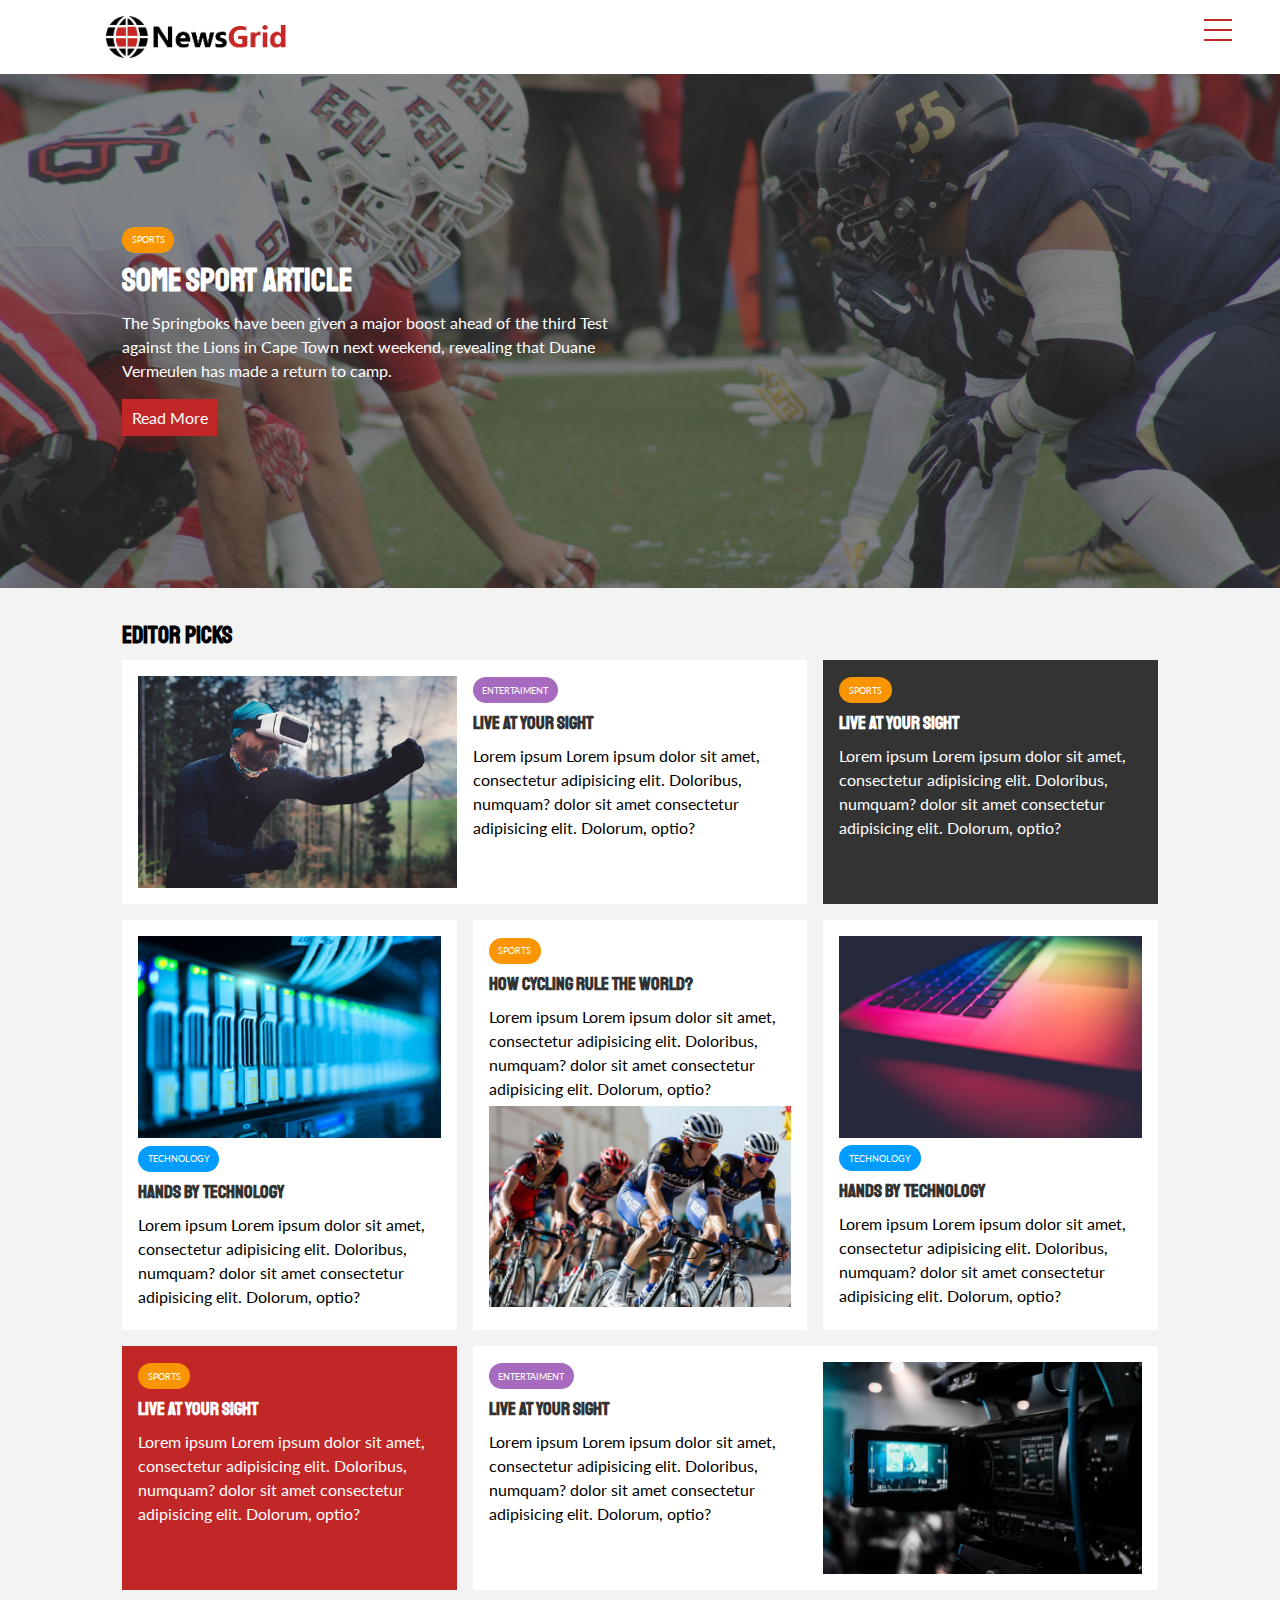
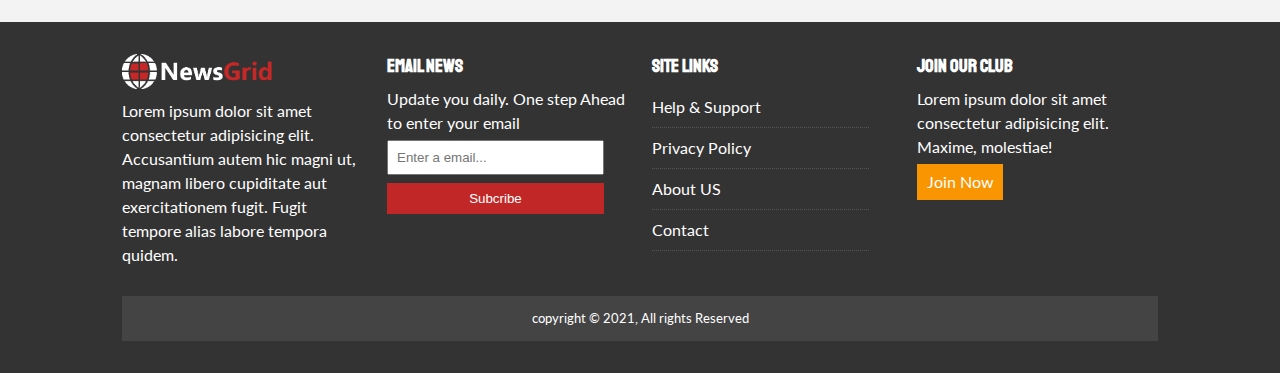
<file: index.html>
<!DOCTYPE html>
<html lang="en">

<head>
    <meta charset="UTF-8">
    <meta http-equiv="X-UA-Compatible" content="IE=edge">
    <meta name="viewport" content="width=device-width, initial-scale=1.0">
    <link rel="stylesheet" href="https://cdnjs.cloudflare.com/ajax/libs/font-awesome/5.15.3/css/all.min.css"
        integrity="sha512-iBBXm8fW90+nuLcSKlbmrPcLa0OT92xO1BIsZ+ywDWZCvqsWgccV3gFoRBv0z+8dLJgyAHIhR35VZc2oM/gI1w=="
        crossorigin="anonymous" referrerpolicy="no-referrer" />
    <link rel="preconnect" href="https://fonts.googleapis.com">
    <link rel="preconnect" href="https://fonts.gstatic.com" crossorigin>
    <link rel="preconnect" href="https://fonts.googleapis.com">
    <link rel="preconnect" href="https://fonts.gstatic.com" crossorigin>
    <link href="https://fonts.googleapis.com/css2?family=Lato&family=Staatliches&display=swap" rel="stylesheet">
    <link rel="stylesheet" href="./style.css">
    <link rel="stylesheet" media="screen and (max-width:768px)" href="./Mobile.css">
    <link rel="shortcut icon" type="image/x-icon" href="favicon.ico">
    <title>NewsGrid | Latest News</title>
</head>

<body>
    <nav id="main-nav">
        <div class="container">
            <img src="./image_resources/image_resources/logo.png" alt="NewsGrid" class="logo">
            <div class="social">
                <a href="https://www.facebook.com" target="_blank"><i class="fab fa-facebook fa-2x"></i></a>
                <a href="https://www.instagram.com" target="_blank"><i class="fab fa-instagram fa-2x"></i></a>
                <a href="https://www.twitter.com" target="_blank"><i class="fab fa-twitter
 fa-2x"></i></a>
                <a href="https://www.github.com" target="_blank"><i class="fab fa-github fa-2x"></i></a>
            </div>
        </div>
        <div class="menu-wrap">
            <input type="checkbox" class="toggler">
            <div class="hamburger">
                <div></div>
            </div>
            <div class="menu">
                <div>
                    <ul>
                        <li><a href="index.html" class="current">Home</a></li>
                        <li><a href="about.html">About</a></li>
                    </ul>
                </div>
            </div>
        </div>
    </nav>


    <!-- Showcase -->
    <header id="showcase">
        <div class="container">
            <div class="showcase-container">
                <div class="showcase-content">
                    <div class="category category-sport">Sports</div>
                    <h1>Some Sport Article</h1>
                    <p>The Springboks have been given a major boost ahead of the third Test against the Lions in Cape
                        Town next weekend, revealing that Duane Vermeulen has made a return to camp.</p>
                    <a href="article.html" class="btn btn-primary">Read More</a>
                </div>
            </div>
        </div>
    </header>

    <!-- Home Article -->
    <section id="home-article" class="py-2">
        <div class="container">
            <h2>Editor Picks</h2>
            <div class="articles-container">
                <!-- firt article  -->
                <article class='card'>
                    <img src="./image_resources/image_resources/articles/ent1.jpg" alt="">
                    <div>
                        <div class="category category-ent">Entertaiment</div>
                        <h3>
                            <a href="article.html">Live At Your Sight</a>
                        </h3>
                        <p>Lorem ipsum Lorem ipsum dolor sit amet, consectetur adipisicing elit. Doloribus, numquam?
                            dolor sit amet consectetur adipisicing elit. Dolorum, optio?</p>
                    </div>
                </article>
                <!-- Second -->
                <article class='card bg-dark'>
                    <div class="category category-sport">Sports</div>
                    <h3>
                        <a href="article.html">Live At Your Sight</a>
                    </h3>
                    <p>Lorem ipsum Lorem ipsum dolor sit amet, consectetur adipisicing elit. Doloribus, numquam?
                        dolor sit amet consectetur adipisicing elit. Dolorum, optio?</p>
                </article>
                <!-- Third -->
                <article class='card'>
                    <img src="./image_resources/image_resources/articles/tech1.jpg" alt="">
                    <div class="category category-tech">Technology</div>
                    <h3>
                        <a href="article.html">Hands by Technology</a>
                    </h3>
                    <p>Lorem ipsum Lorem ipsum dolor sit amet, consectetur adipisicing elit. Doloribus, numquam?
                        dolor sit amet consectetur adipisicing elit. Dolorum, optio?</p>
                </article>

                <!-- Fourth -->
                <article class='card'>
                    <div class="category category-sport">Sports</div>
                    <h3>
                        <a href="article.html">How Cycling rule the world?</a>
                    </h3>
                    <p>Lorem ipsum Lorem ipsum dolor sit amet, consectetur adipisicing elit. Doloribus, numquam?
                        dolor sit amet consectetur adipisicing elit. Dolorum, optio?</p>
                    <img src="./image_resources/image_resources/articles/sports1.jpg" alt="">
                </article>
                <!-- Fifth -->
                <article class='card'>
                    <img src="./image_resources/image_resources/articles/tech2.jpg" alt="">
                    <div class="category category-tech">Technology</div>
                    <h3>
                        <a href="article.html">Hands by Technology</a>
                    </h3>
                    <p>Lorem ipsum Lorem ipsum dolor sit amet, consectetur adipisicing elit. Doloribus, numquam?
                        dolor sit amet consectetur adipisicing elit. Dolorum, optio?</p>
                </article>
                <!-- Sixth -->
                <article class='card bg-primary'>
                    <div class="category category-sport">Sports</div>
                    <h3>
                        <a href="article.html">Live At Your Sight</a>
                    </h3>
                    <p>Lorem ipsum Lorem ipsum dolor sit amet, consectetur adipisicing elit. Doloribus, numquam?
                        dolor sit amet consectetur adipisicing elit. Dolorum, optio?</p>
                </article>
                <article class='card'>

                    <div>
                        <div class="category category-ent">Entertaiment</div>
                        <h3>
                            <a href="article.html">Live At Your Sight</a>
                        </h3>
                        <p>Lorem ipsum Lorem ipsum dolor sit amet, consectetur adipisicing elit. Doloribus, numquam?
                            dolor sit amet consectetur adipisicing elit. Dolorum, optio?</p>
                    </div>
                    <img src="./image_resources/image_resources/articles/ent2.jpg" alt="">
                </article>
            </div>
        </div>
    </section>

    <!-- Footer section -->
    <footer id="main-footer" class="py-2">
        <div class="container footer-container">
            <div>
                <img src="./image_resources/image_resources/logo_light.png" alt="NewsGrid">
                <p>Lorem ipsum dolor sit amet consectetur adipisicing elit. Accusantium autem hic magni ut, magnam
                    libero cupiditate aut exercitationem fugit. Fugit tempore alias labore tempora quidem.</p>
            </div>
            <div>
                <h3>Email News</h3>
                <p>Update you daily. One step Ahead to enter your email</p>
                <form name="contact" method="POST" data-netlify="true">
                    <input type="email" name="email" placeholder="Enter a email...">
                    <input type="submit" value="Subcribe" class="btn btn-primary">
                </form>
            </div>
            <div>
                <h3>Site Links</h3>
                <ul class="list">
                    <li><a href="#">Help & Support</a></li>
                    <li><a href="#">Privacy Policy</a></li>
                    <li><a href="#">About US</a></li>
                    <li><a href="#">Contact</a></li>
                </ul>
            </div>
            <div>
                <h3>Join Our Club</h3>
                <p>Lorem ipsum dolor sit amet consectetur adipisicing elit. Maxime, molestiae!</p>
                <a href="#" class="btn btn-secondary">Join Now</a>
            </div>
            <div>
                <p>
                    copyright &copy; 2021, All rights Reserved
                </p>
            </div>
        </div>
    </footer>
</body>

</html>
</file>
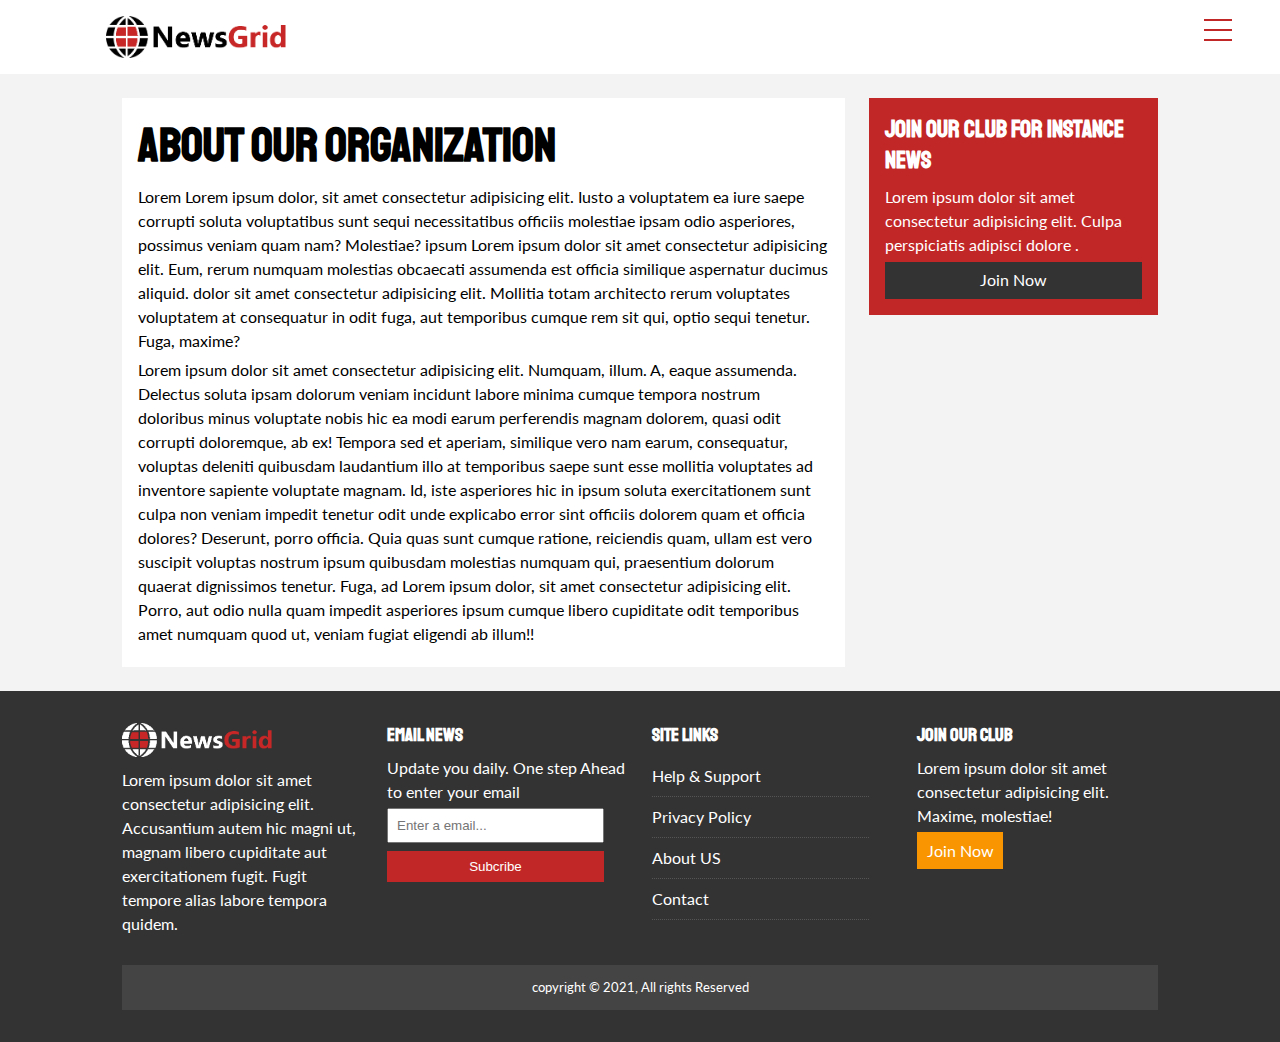
<file: about.html>
<!DOCTYPE html>
<html lang="en">

<head>
    <meta charset="UTF-8">
    <meta http-equiv="X-UA-Compatible" content="IE=edge">
    <meta name="viewport" content="width=device-width, initial-scale=1.0">
    <link rel="stylesheet" href="https://cdnjs.cloudflare.com/ajax/libs/font-awesome/5.15.3/css/all.min.css"
        integrity="sha512-iBBXm8fW90+nuLcSKlbmrPcLa0OT92xO1BIsZ+ywDWZCvqsWgccV3gFoRBv0z+8dLJgyAHIhR35VZc2oM/gI1w=="
        crossorigin="anonymous" referrerpolicy="no-referrer" />
    <link rel="preconnect" href="https://fonts.googleapis.com">
    <link rel="preconnect" href="https://fonts.gstatic.com" crossorigin>
    <link rel="preconnect" href="https://fonts.googleapis.com">
    <link rel="preconnect" href="https://fonts.gstatic.com" crossorigin>
    <link href="https://fonts.googleapis.com/css2?family=Lato&family=Staatliches&display=swap" rel="stylesheet">
    <link rel="stylesheet" href="./style.css">
    <link rel="stylesheet" media="screen and (max-width:768px)" href="./Mobile.css">
    <link rel="shortcut icon" type="image/x-icon" href="favicon.ico">
    <title>NewsGrid | About</title>
</head>

<body>
    <nav id="main-nav">
        <div class="container">
            <img src="./image_resources/image_resources/logo.png" alt="NewsGrid" class="logo">
            <div class="social">
                <a href="https://www.facebook.com" target="_blank"><i class="fab fa-facebook fa-2x"></i></a>
                <a href="https://www.instagram.com" target="_blank"><i class="fab fa-instagram fa-2x"></i></a>
                <a href="https://www.twitter.com" target="_blank"><i class="fab fa-twitter
 fa-2x"></i></a>
                <a href="https://www.github.com" target="_blank"><i class="fab fa-github fa-2x"></i></a>
            </div>
        </div>
        <div class="menu-wrap">
            <input type="checkbox" class="toggler">
            <div class="hamburger">
                <div></div>
            </div>
            <div class="menu">
                <div>
                    <ul>
                        <li><a href="index.html">Home</a></li>
                        <li><a href="about.html" class="current">About</a></li>
                    </ul>
                </div>
            </div>
        </div>
    </nav>

    <!-- About Page -->
    <section id="about">
        <div class="container">
            <div class="page-container">
                <article class="card">
                    <h1 class="l-heading">About Our Organization</h1>
                    <p>Lorem Lorem ipsum dolor, sit amet consectetur adipisicing elit. Iusto a voluptatem ea iure saepe
                        corrupti soluta voluptatibus sunt sequi necessitatibus officiis molestiae ipsam odio asperiores,
                        possimus veniam quam nam? Molestiae? ipsum Lorem ipsum dolor sit amet consectetur adipisicing
                        elit. Eum, rerum numquam
                        molestias
                        obcaecati assumenda est officia similique aspernatur ducimus aliquid. dolor sit amet consectetur
                        adipisicing elit. Mollitia totam architecto rerum voluptates voluptatem at consequatur in odit
                        fuga, aut temporibus cumque rem sit qui, optio sequi tenetur. Fuga, maxime?</p>
                    <p>Lorem ipsum dolor sit amet consectetur adipisicing elit. Numquam, illum. A, eaque assumenda.
                        Delectus soluta ipsam dolorum veniam incidunt labore minima cumque tempora nostrum doloribus
                        minus voluptate nobis hic ea modi earum perferendis magnam dolorem, quasi odit corrupti
                        doloremque, ab ex! Tempora sed et aperiam, similique vero nam earum, consequatur, voluptas
                        deleniti quibusdam laudantium illo at temporibus saepe sunt esse mollitia voluptates ad
                        inventore sapiente voluptate magnam. Id, iste asperiores hic in ipsum soluta exercitationem sunt
                        culpa non veniam impedit tenetur odit unde explicabo error sint officiis dolorem quam et officia
                        dolores? Deserunt, porro officia. Quia quas sunt cumque ratione, reiciendis quam, ullam est vero
                        suscipit voluptas nostrum ipsum quibusdam molestias numquam qui, praesentium dolorum quaerat
                        dignissimos tenetur. Fuga, ad Lorem ipsum dolor, sit amet consectetur adipisicing elit. Porro,
                        aut odio nulla quam impedit asperiores ipsum cumque libero cupiditate odit temporibus amet
                        numquam quod ut, veniam fugiat eligendi ab illum!!</p>
                </article>
                <aside class="card bg-primary">
                    <h2>Join Our Club for instance news</h2>
                    <p>Lorem ipsum dolor sit amet consectetur adipisicing elit. Culpa perspiciatis adipisci dolore
                        .</p>
                    <a href="#" class="btn btn-dark btn-block">Join Now</a>
                </aside>

            </div>
        </div>
    </section>




    <!-- Footer section -->
    <footer id="main-footer" class="py-2">
        <div class="container footer-container">
            <div>
                <img src="./image_resources/image_resources/logo_light.png" alt="NewsGrid">
                <p>Lorem ipsum dolor sit amet consectetur adipisicing elit. Accusantium autem hic magni ut, magnam
                    libero cupiditate aut exercitationem fugit. Fugit tempore alias labore tempora quidem.</p>
            </div>
            <div>
                <h3>Email News</h3>
                <p>Update you daily. One step Ahead to enter your email</p>
                <form name="contact" method="POST" data-netlify="true">
                    <input type="email" name="email" placeholder="Enter a email...">
                    <input type="submit" value="Subcribe" class="btn btn-primary">
                </form>
            </div>
            <div>
                <h3>Site Links</h3>
                <ul class="list">
                    <li><a href="#">Help & Support</a></li>
                    <li><a href="#">Privacy Policy</a></li>
                    <li><a href="#">About US</a></li>
                    <li><a href="#">Contact</a></li>
                </ul>
            </div>
            <div>
                <h3>Join Our Club</h3>
                <p>Lorem ipsum dolor sit amet consectetur adipisicing elit. Maxime, molestiae!</p>
                <a href="#" class="btn btn-secondary">Join Now</a>
            </div>
            <div>
                <p>
                    copyright &copy; 2021, All rights Reserved
                </p>
            </div>
        </div>
    </footer>
</body>

</html>
</file>
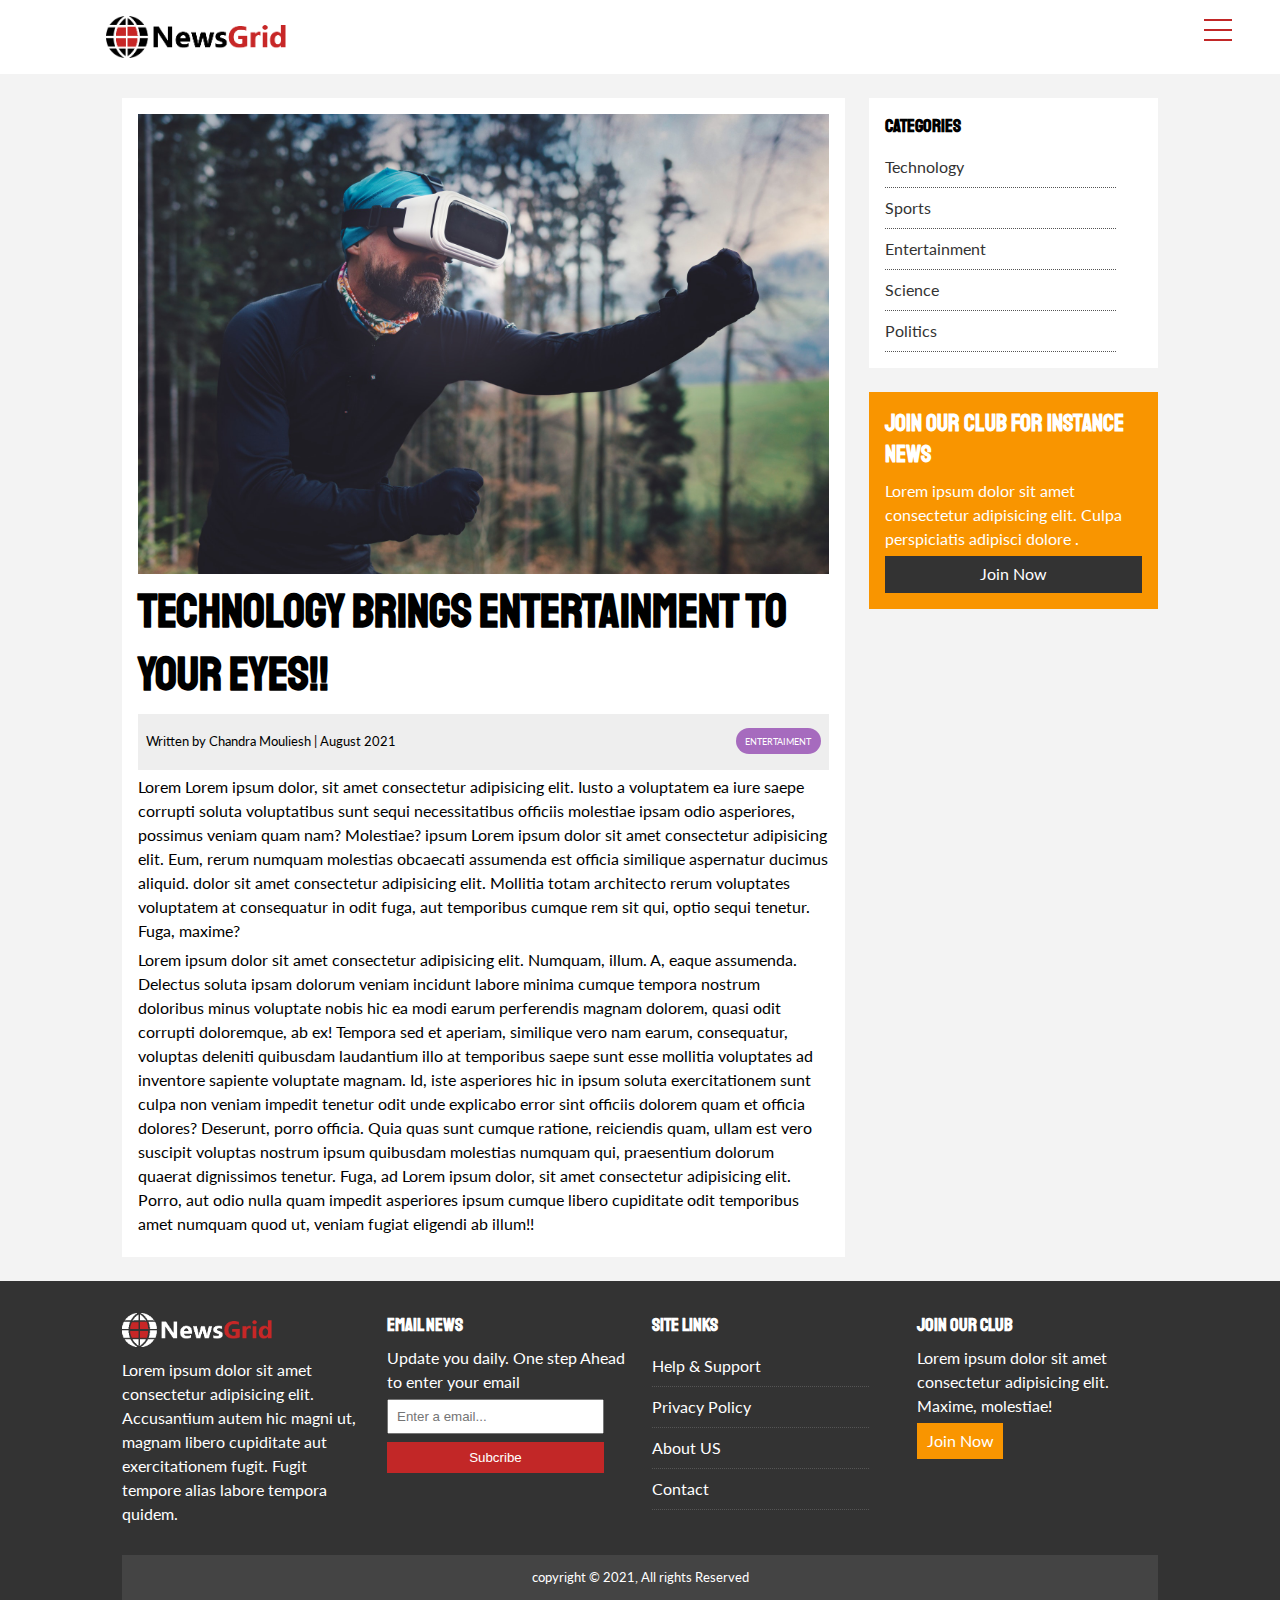
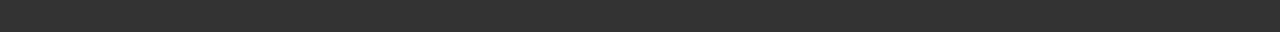
<file: article.html>
<!DOCTYPE html>
<html lang="en">

<head>
    <meta charset="UTF-8">
    <meta http-equiv="X-UA-Compatible" content="IE=edge">
    <meta name="viewport" content="width=device-width, initial-scale=1.0">
    <link rel="stylesheet" href="https://cdnjs.cloudflare.com/ajax/libs/font-awesome/5.15.3/css/all.min.css"
        integrity="sha512-iBBXm8fW90+nuLcSKlbmrPcLa0OT92xO1BIsZ+ywDWZCvqsWgccV3gFoRBv0z+8dLJgyAHIhR35VZc2oM/gI1w=="
        crossorigin="anonymous" referrerpolicy="no-referrer" />
    <link rel="preconnect" href="https://fonts.googleapis.com">
    <link rel="preconnect" href="https://fonts.gstatic.com" crossorigin>
    <link rel="preconnect" href="https://fonts.googleapis.com">
    <link rel="preconnect" href="https://fonts.gstatic.com" crossorigin>
    <link href="https://fonts.googleapis.com/css2?family=Lato&family=Staatliches&display=swap" rel="stylesheet">
    <link rel="stylesheet" href="./style.css">
    <link rel="stylesheet" media="screen and (max-width:768px)" href="./Mobile.css">
    <link rel="shortcut icon" type="image/x-icon" href="favicon.ico">
    <title>NewsGrid | Latest News</title>
</head>

<body>
    <nav id="main-nav">
        <div class="container">
            <img src="./image_resources/image_resources/logo.png" alt="NewsGrid" class="logo">
            <div class="social">
                <a href="https://www.facebook.com" target="_blank"><i class="fab fa-facebook fa-2x"></i></a>
                <a href="https://www.instagram.com" target="_blank"><i class="fab fa-instagram fa-2x"></i></a>
                <a href="https://www.twitter.com" target="_blank"><i class="fab fa-twitter
 fa-2x"></i></a>
                <a href="https://www.github.com" target="_blank"><i class="fab fa-github fa-2x"></i></a>
            </div>
        </div>
        <div class="menu-wrap">
            <input type="checkbox" class="toggler">
            <div class="hamburger">
                <div></div>
            </div>
            <div class="menu">
                <div>
                    <ul>
                        <li><a href="index.html">Home</a></li>
                        <li><a href="about.html" class="current">About</a></li>
                    </ul>
                </div>
            </div>
        </div>
    </nav>

    <!-- About Page -->
    <section id="about">
        <div class="container">
            <div class="page-container">
                <article class="card">
                    <img src="./image_resources/image_resources/articles/ent1.jpg" alt="">
                    <h1 class="l-heading">Technology brings entertainment to your eyes!!</h1>
                    <div class="meta">
                        <small><i class="fas fa-user"></i> Written by Chandra Mouliesh | August 2021</small>
                        <div class="category category-ent">Entertaiment</div>
                    </div>
                    <p>Lorem Lorem ipsum dolor, sit amet consectetur adipisicing elit. Iusto a voluptatem ea iure saepe
                        corrupti soluta voluptatibus sunt sequi necessitatibus officiis molestiae ipsam odio asperiores,
                        possimus veniam quam nam? Molestiae? ipsum Lorem ipsum dolor sit amet consectetur adipisicing
                        elit. Eum, rerum numquam
                        molestias
                        obcaecati assumenda est officia similique aspernatur ducimus aliquid. dolor sit amet consectetur
                        adipisicing elit. Mollitia totam architecto rerum voluptates voluptatem at consequatur in odit
                        fuga, aut temporibus cumque rem sit qui, optio sequi tenetur. Fuga, maxime?</p>
                    <p>Lorem ipsum dolor sit amet consectetur adipisicing elit. Numquam, illum. A, eaque assumenda.
                        Delectus soluta ipsam dolorum veniam incidunt labore minima cumque tempora nostrum doloribus
                        minus voluptate nobis hic ea modi earum perferendis magnam dolorem, quasi odit corrupti
                        doloremque, ab ex! Tempora sed et aperiam, similique vero nam earum, consequatur, voluptas
                        deleniti quibusdam laudantium illo at temporibus saepe sunt esse mollitia voluptates ad
                        inventore sapiente voluptate magnam. Id, iste asperiores hic in ipsum soluta exercitationem sunt
                        culpa non veniam impedit tenetur odit unde explicabo error sint officiis dolorem quam et officia
                        dolores? Deserunt, porro officia. Quia quas sunt cumque ratione, reiciendis quam, ullam est vero
                        suscipit voluptas nostrum ipsum quibusdam molestias numquam qui, praesentium dolorum quaerat
                        dignissimos tenetur. Fuga, ad Lorem ipsum dolor, sit amet consectetur adipisicing elit. Porro,
                        aut odio nulla quam impedit asperiores ipsum cumque libero cupiditate odit temporibus amet
                        numquam quod ut, veniam fugiat eligendi ab illum!!</p>
                </article>
                <aside id="categories" class="card">
                    <h3>Categories</h3>
                    <ul class="list">
                        <li><a href="#"><i class="fas fa-chevron-right"></i> Technology</a></li>
                        <li><a href="#"><i class="fas fa-chevron-right"></i> Sports</a></li>
                        <li><a href="#"><i class="fas fa-chevron-right"></i> Entertainment</a></li>
                        <li><a href="#"><i class="fas fa-chevron-right"></i> Science</a></li>
                        <li><a href="#"><i class="fas fa-chevron-right"></i> Politics</a></li>

                    </ul>
                </aside>

                <aside class="card bg-secondary">
                    <h2>Join Our Club for instance news</h2>
                    <p>Lorem ipsum dolor sit amet consectetur adipisicing elit. Culpa perspiciatis adipisci dolore
                        .</p>
                    <a href="#" class="btn btn-dark btn-block">Join Now</a>
                </aside>

            </div>
        </div>
    </section>




    <!-- Footer section -->
    <footer id="main-footer" class="py-2">
        <div class="container footer-container">
            <div>
                <img src="./image_resources/image_resources/logo_light.png" alt="NewsGrid">
                <p>Lorem ipsum dolor sit amet consectetur adipisicing elit. Accusantium autem hic magni ut, magnam
                    libero cupiditate aut exercitationem fugit. Fugit tempore alias labore tempora quidem.</p>
            </div>
            <div>
                <h3>Email News</h3>
                <p>Update you daily. One step Ahead to enter your email</p>
                <form name="contact" method="POST" data-netlify="true">
                    <input type="email" name="email" placeholder="Enter a email...">
                    <input type="submit" value="Subcribe" class="btn btn-primary">
                </form>
            </div>
            <div>
                <h3>Site Links</h3>
                <ul class="list">
                    <li><a href="#">Help & Support</a></li>
                    <li><a href="#">Privacy Policy</a></li>
                    <li><a href="#">About US</a></li>
                    <li><a href="#">Contact</a></li>
                </ul>
            </div>
            <div>
                <h3>Join Our Club</h3>
                <p>Lorem ipsum dolor sit amet consectetur adipisicing elit. Maxime, molestiae!</p>
                <a href="#" class="btn btn-secondary">Join Now</a>
            </div>
            <div>
                <p>
                    copyright &copy; 2021, All rights Reserved
                </p>
            </div>
        </div>
    </footer>
</body>

</html>
</file>
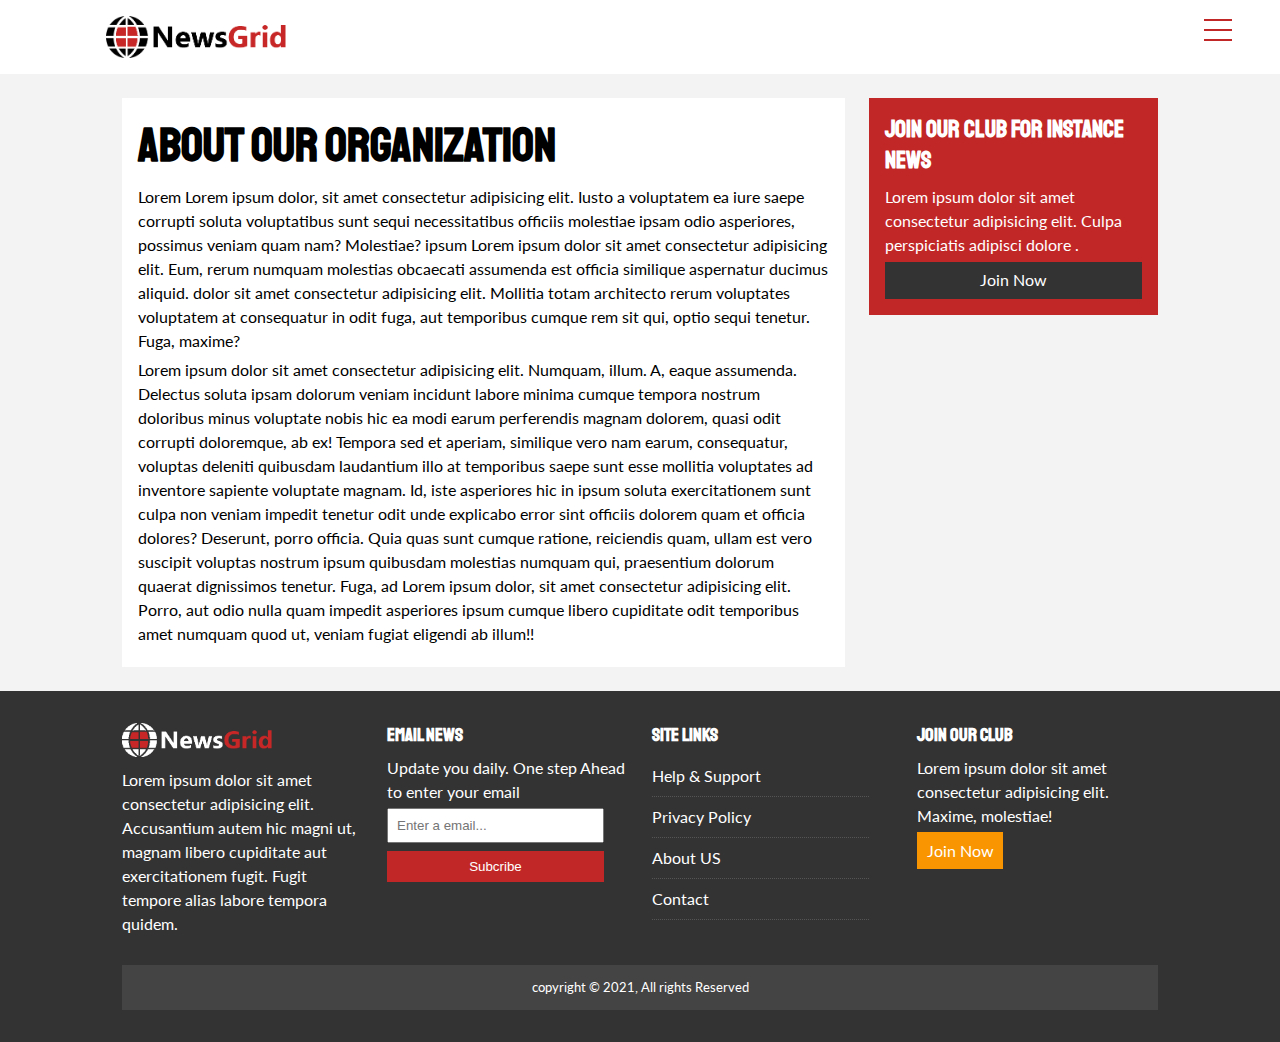
<file: Newsabout.html>
<!DOCTYPE html>
<html lang="en">

<head>
    <meta charset="UTF-8">
    <meta http-equiv="X-UA-Compatible" content="IE=edge">
    <meta name="viewport" content="width=device-width, initial-scale=1.0">
    <link rel="stylesheet" href="https://cdnjs.cloudflare.com/ajax/libs/font-awesome/5.15.3/css/all.min.css"
        integrity="sha512-iBBXm8fW90+nuLcSKlbmrPcLa0OT92xO1BIsZ+ywDWZCvqsWgccV3gFoRBv0z+8dLJgyAHIhR35VZc2oM/gI1w=="
        crossorigin="anonymous" referrerpolicy="no-referrer" />
    <link rel="preconnect" href="https://fonts.googleapis.com">
    <link rel="preconnect" href="https://fonts.gstatic.com" crossorigin>
    <link rel="preconnect" href="https://fonts.googleapis.com">
    <link rel="preconnect" href="https://fonts.gstatic.com" crossorigin>
    <link href="https://fonts.googleapis.com/css2?family=Lato&family=Staatliches&display=swap" rel="stylesheet">
    <link rel="stylesheet" href="./style.css">
    <link rel="stylesheet" media="screen and (max-width:768px)" href="./Mobile.css">
    <link rel="shortcut icon" type="image/x-icon" href="favicon.ico">
    <title>NewsGrid | About</title>
</head>

<body>
    <nav id="main-nav">
        <div class="container">
            <img src="./image_resources/image_resources/logo.png" alt="NewsGrid" class="logo">
            <div class="social">
                <a href="https://www.facebook.com" target="_blank"><i class="fab fa-facebook fa-2x"></i></a>
                <a href="https://www.instagram.com" target="_blank"><i class="fab fa-instagram fa-2x"></i></a>
                <a href="https://www.twitter.com" target="_blank"><i class="fab fa-twitter
 fa-2x"></i></a>
                <a href="https://www.github.com" target="_blank"><i class="fab fa-github fa-2x"></i></a>
            </div>
        </div>
        <div class="menu-wrap">
            <input type="checkbox" class="toggler">
            <div class="hamburger">
                <div></div>
            </div>
            <div class="menu">
                <div>
                    <ul>
                        <li><a href="Newsindex.html">Home</a></li>
                        <li><a href="Newsabout.html" class="current">About</a></li>
                    </ul>
                </div>
            </div>
        </div>
    </nav>

    <!-- About Page -->
    <section id="about">
        <div class="container">
            <div class="page-container">
                <article class="card">
                    <h1 class="l-heading">About Our Organization</h1>
                    <p>Lorem Lorem ipsum dolor, sit amet consectetur adipisicing elit. Iusto a voluptatem ea iure saepe
                        corrupti soluta voluptatibus sunt sequi necessitatibus officiis molestiae ipsam odio asperiores,
                        possimus veniam quam nam? Molestiae? ipsum Lorem ipsum dolor sit amet consectetur adipisicing
                        elit. Eum, rerum numquam
                        molestias
                        obcaecati assumenda est officia similique aspernatur ducimus aliquid. dolor sit amet consectetur
                        adipisicing elit. Mollitia totam architecto rerum voluptates voluptatem at consequatur in odit
                        fuga, aut temporibus cumque rem sit qui, optio sequi tenetur. Fuga, maxime?</p>
                    <p>Lorem ipsum dolor sit amet consectetur adipisicing elit. Numquam, illum. A, eaque assumenda.
                        Delectus soluta ipsam dolorum veniam incidunt labore minima cumque tempora nostrum doloribus
                        minus voluptate nobis hic ea modi earum perferendis magnam dolorem, quasi odit corrupti
                        doloremque, ab ex! Tempora sed et aperiam, similique vero nam earum, consequatur, voluptas
                        deleniti quibusdam laudantium illo at temporibus saepe sunt esse mollitia voluptates ad
                        inventore sapiente voluptate magnam. Id, iste asperiores hic in ipsum soluta exercitationem sunt
                        culpa non veniam impedit tenetur odit unde explicabo error sint officiis dolorem quam et officia
                        dolores? Deserunt, porro officia. Quia quas sunt cumque ratione, reiciendis quam, ullam est vero
                        suscipit voluptas nostrum ipsum quibusdam molestias numquam qui, praesentium dolorum quaerat
                        dignissimos tenetur. Fuga, ad Lorem ipsum dolor, sit amet consectetur adipisicing elit. Porro,
                        aut odio nulla quam impedit asperiores ipsum cumque libero cupiditate odit temporibus amet
                        numquam quod ut, veniam fugiat eligendi ab illum!!</p>
                </article>
                <aside class="card bg-primary">
                    <h2>Join Our Club for instance news</h2>
                    <p>Lorem ipsum dolor sit amet consectetur adipisicing elit. Culpa perspiciatis adipisci dolore
                        .</p>
                    <a href="#" class="btn btn-dark btn-block">Join Now</a>
                </aside>

            </div>
        </div>
    </section>




    <!-- Footer section -->
    <footer id="main-footer" class="py-2">
        <div class="container footer-container">
            <div>
                <img src="./image_resources/image_resources/logo_light.png" alt="NewsGrid">
                <p>Lorem ipsum dolor sit amet consectetur adipisicing elit. Accusantium autem hic magni ut, magnam
                    libero cupiditate aut exercitationem fugit. Fugit tempore alias labore tempora quidem.</p>
            </div>
            <div>
                <h3>Email News</h3>
                <p>Update you daily. One step Ahead to enter your email</p>
                <form>
                    <input type="email" placeholder="Enter a email...">
                    <input type="submit" value="Subcribe" class="btn btn-primary">
                </form>
            </div>
            <div>
                <h3>Site Links</h3>
                <ul class="list">
                    <li><a href="#">Help & Support</a></li>
                    <li><a href="#">Privacy Policy</a></li>
                    <li><a href="#">About US</a></li>
                    <li><a href="#">Contact</a></li>
                </ul>
            </div>
            <div>
                <h3>Join Our Club</h3>
                <p>Lorem ipsum dolor sit amet consectetur adipisicing elit. Maxime, molestiae!</p>
                <a href="#" class="btn btn-secondary">Join Now</a>
            </div>
            <div>
                <p>
                    copyright &copy; 2021, All rights Reserved
                </p>
            </div>
        </div>
    </footer>
</body>

</html>
</file>
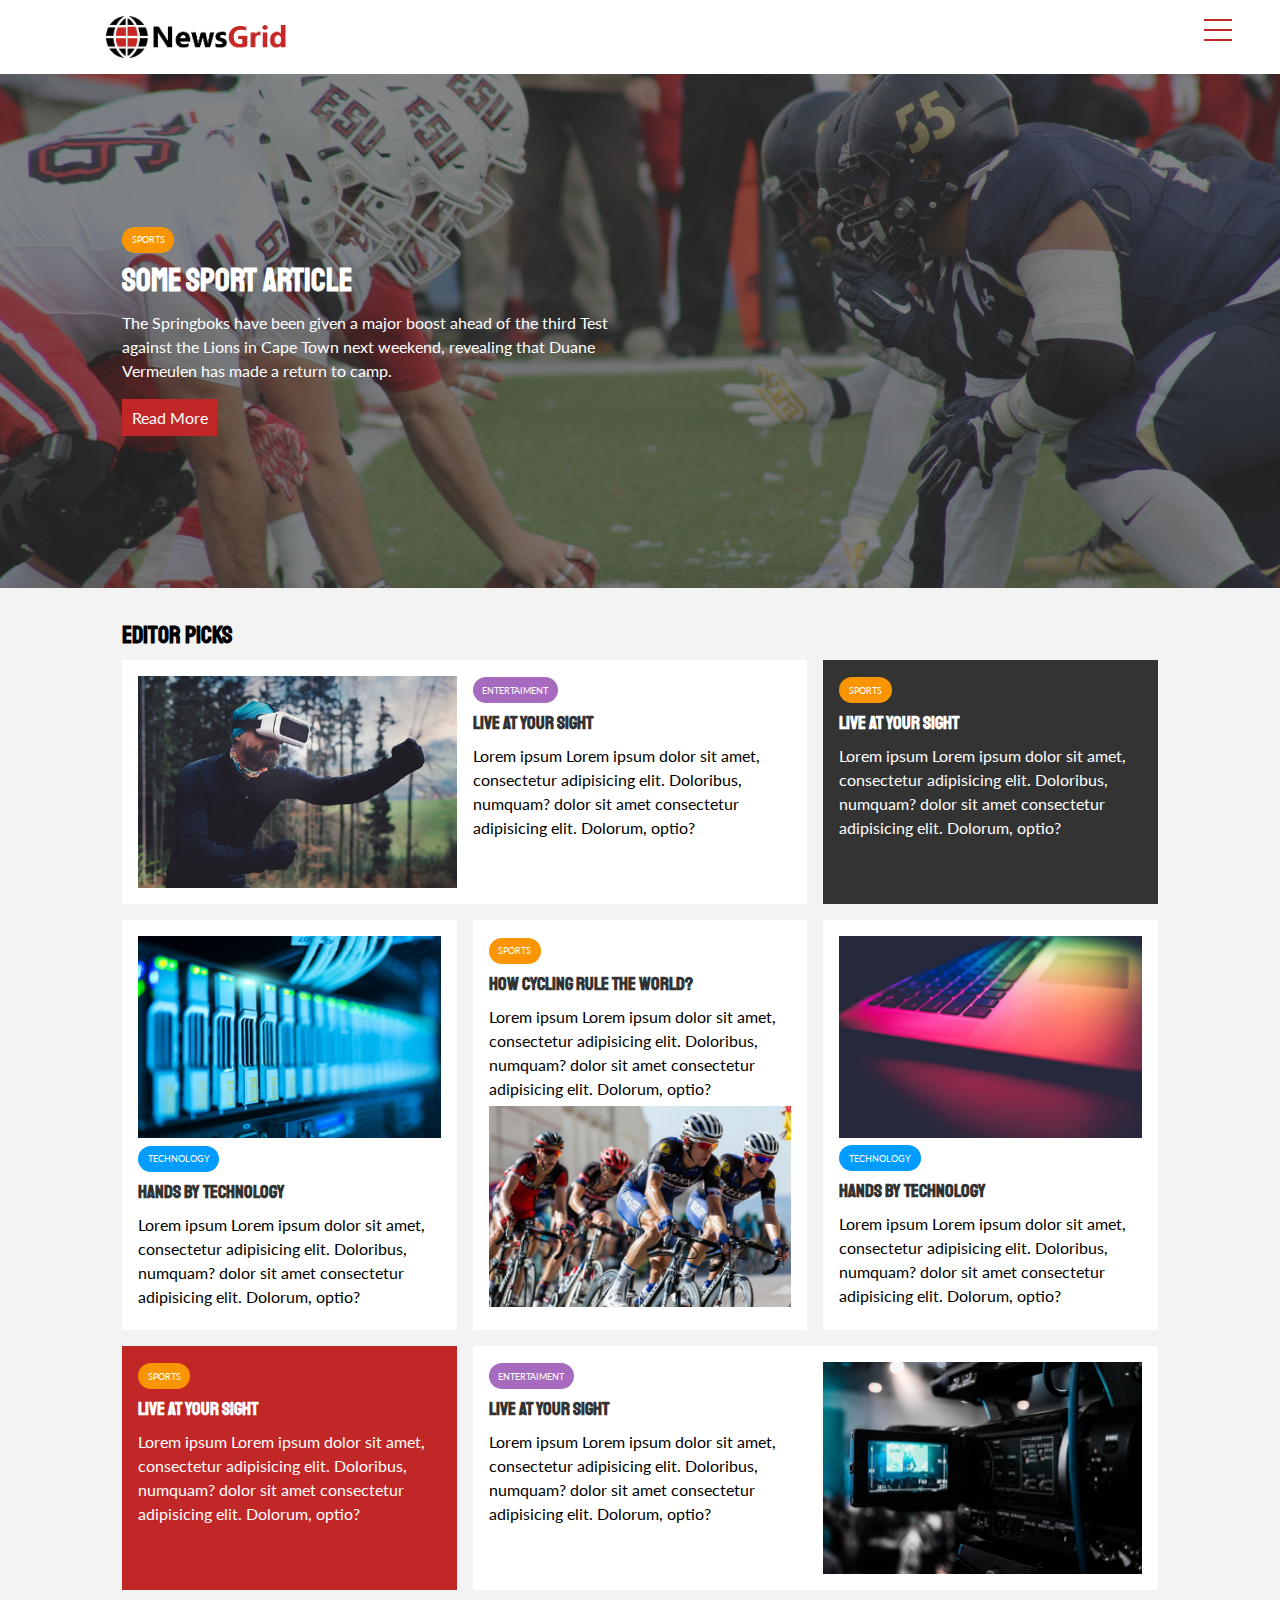
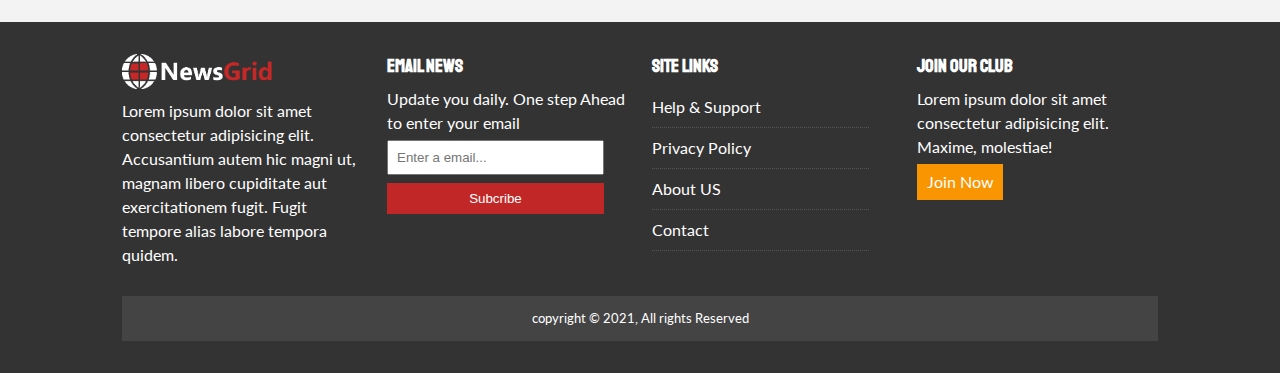
<file: Newsindex.html>
<!DOCTYPE html>
<html lang="en">

<head>
    <meta charset="UTF-8">
    <meta http-equiv="X-UA-Compatible" content="IE=edge">
    <meta name="viewport" content="width=device-width, initial-scale=1.0">
    <link rel="stylesheet" href="https://cdnjs.cloudflare.com/ajax/libs/font-awesome/5.15.3/css/all.min.css"
        integrity="sha512-iBBXm8fW90+nuLcSKlbmrPcLa0OT92xO1BIsZ+ywDWZCvqsWgccV3gFoRBv0z+8dLJgyAHIhR35VZc2oM/gI1w=="
        crossorigin="anonymous" referrerpolicy="no-referrer" />
    <link rel="preconnect" href="https://fonts.googleapis.com">
    <link rel="preconnect" href="https://fonts.gstatic.com" crossorigin>
    <link rel="preconnect" href="https://fonts.googleapis.com">
    <link rel="preconnect" href="https://fonts.gstatic.com" crossorigin>
    <link href="https://fonts.googleapis.com/css2?family=Lato&family=Staatliches&display=swap" rel="stylesheet">
    <link rel="stylesheet" href="./style.css">
    <link rel="stylesheet" media="screen and (max-width:768px)" href="./Mobile.css">
    <link rel="shortcut icon" type="image/x-icon" href="favicon.ico">
    <title>NewsGrid | Latest News</title>
</head>

<body>
    <nav id="main-nav">
        <div class="container">
            <img src="./image_resources/image_resources/logo.png" alt="NewsGrid" class="logo">
            <div class="social">
                <a href="https://www.facebook.com" target="_blank"><i class="fab fa-facebook fa-2x"></i></a>
                <a href="https://www.instagram.com" target="_blank"><i class="fab fa-instagram fa-2x"></i></a>
                <a href="https://www.twitter.com" target="_blank"><i class="fab fa-twitter
 fa-2x"></i></a>
                <a href="https://www.github.com" target="_blank"><i class="fab fa-github fa-2x"></i></a>
            </div>
        </div>
        <div class="menu-wrap">
            <input type="checkbox" class="toggler">
            <div class="hamburger">
                <div></div>
            </div>
            <div class="menu">
                <div>
                    <ul>
                        <li><a href="Newsindex.html" class="current">Home</a></li>
                        <li><a href="Newsabout.html">About</a></li>
                    </ul>
                </div>
            </div>
        </div>
    </nav>


    <!-- Showcase -->
    <header id="showcase">
        <div class="container">
            <div class="showcase-container">
                <div class="showcase-content">
                    <div class="category category-sport">Sports</div>
                    <h1>Some Sport Article</h1>
                    <p>The Springboks have been given a major boost ahead of the third Test against the Lions in Cape
                        Town next weekend, revealing that Duane Vermeulen has made a return to camp.</p>
                    <a href="article.html" class="btn btn-primary">Read More</a>
                </div>
            </div>
        </div>
    </header>

    <!-- Home Article -->
    <section id="home-article" class="py-2">
        <div class="container">
            <h2>Editor Picks</h2>
            <div class="articles-container">
                <!-- firt article  -->
                <article class='card'>
                    <img src="./image_resources/image_resources/articles/ent1.jpg" alt="">
                    <div>
                        <div class="category category-ent">Entertaiment</div>
                        <h3>
                            <a href="article.html">Live At Your Sight</a>
                        </h3>
                        <p>Lorem ipsum Lorem ipsum dolor sit amet, consectetur adipisicing elit. Doloribus, numquam?
                            dolor sit amet consectetur adipisicing elit. Dolorum, optio?</p>
                    </div>
                </article>
                <!-- Second -->
                <article class='card bg-dark'>
                    <div class="category category-sport">Sports</div>
                    <h3>
                        <a href="article.html">Live At Your Sight</a>
                    </h3>
                    <p>Lorem ipsum Lorem ipsum dolor sit amet, consectetur adipisicing elit. Doloribus, numquam?
                        dolor sit amet consectetur adipisicing elit. Dolorum, optio?</p>
                </article>
                <!-- Third -->
                <article class='card'>
                    <img src="./image_resources/image_resources/articles/tech1.jpg" alt="">
                    <div class="category category-tech">Technology</div>
                    <h3>
                        <a href="article.html">Hands by Technology</a>
                    </h3>
                    <p>Lorem ipsum Lorem ipsum dolor sit amet, consectetur adipisicing elit. Doloribus, numquam?
                        dolor sit amet consectetur adipisicing elit. Dolorum, optio?</p>
                </article>

                <!-- Fourth -->
                <article class='card'>
                    <div class="category category-sport">Sports</div>
                    <h3>
                        <a href="article.html">How Cycling rule the world?</a>
                    </h3>
                    <p>Lorem ipsum Lorem ipsum dolor sit amet, consectetur adipisicing elit. Doloribus, numquam?
                        dolor sit amet consectetur adipisicing elit. Dolorum, optio?</p>
                    <img src="./image_resources/image_resources/articles/sports1.jpg" alt="">
                </article>
                <!-- Fifth -->
                <article class='card'>
                    <img src="./image_resources/image_resources/articles/tech2.jpg" alt="">
                    <div class="category category-tech">Technology</div>
                    <h3>
                        <a href="article.html">Hands by Technology</a>
                    </h3>
                    <p>Lorem ipsum Lorem ipsum dolor sit amet, consectetur adipisicing elit. Doloribus, numquam?
                        dolor sit amet consectetur adipisicing elit. Dolorum, optio?</p>
                </article>
                <!-- Sixth -->
                <article class='card bg-primary'>
                    <div class="category category-sport">Sports</div>
                    <h3>
                        <a href="article.html">Live At Your Sight</a>
                    </h3>
                    <p>Lorem ipsum Lorem ipsum dolor sit amet, consectetur adipisicing elit. Doloribus, numquam?
                        dolor sit amet consectetur adipisicing elit. Dolorum, optio?</p>
                </article>
                <article class='card'>

                    <div>
                        <div class="category category-ent">Entertaiment</div>
                        <h3>
                            <a href="article.html">Live At Your Sight</a>
                        </h3>
                        <p>Lorem ipsum Lorem ipsum dolor sit amet, consectetur adipisicing elit. Doloribus, numquam?
                            dolor sit amet consectetur adipisicing elit. Dolorum, optio?</p>
                    </div>
                    <img src="./image_resources/image_resources/articles/ent2.jpg" alt="">
                </article>
            </div>
        </div>
    </section>

    <!-- Footer section -->
    <footer id="main-footer" class="py-2">
        <div class="container footer-container">
            <div>
                <img src="./image_resources/image_resources/logo_light.png" alt="NewsGrid">
                <p>Lorem ipsum dolor sit amet consectetur adipisicing elit. Accusantium autem hic magni ut, magnam
                    libero cupiditate aut exercitationem fugit. Fugit tempore alias labore tempora quidem.</p>
            </div>
            <div>
                <h3>Email News</h3>
                <p>Update you daily. One step Ahead to enter your email</p>
                <form>
                    <input type="email" placeholder="Enter a email...">
                    <input type="submit" value="Subcribe" class="btn btn-primary">
                </form>
            </div>
            <div>
                <h3>Site Links</h3>
                <ul class="list">
                    <li><a href="#">Help & Support</a></li>
                    <li><a href="#">Privacy Policy</a></li>
                    <li><a href="#">About US</a></li>
                    <li><a href="#">Contact</a></li>
                </ul>
            </div>
            <div>
                <h3>Join Our Club</h3>
                <p>Lorem ipsum dolor sit amet consectetur adipisicing elit. Maxime, molestiae!</p>
                <a href="#" class="btn btn-secondary">Join Now</a>
            </div>
            <div>
                <p>
                    copyright &copy; 2021, All rights Reserved
                </p>
            </div>
        </div>
    </footer>
</body>

</html>
</file>
<file: style.css>
:root{
    --primary-color:#c22727;
    --secondary-color:#f99500;
    --light-color:#f3f3f3;
    --max-width:1100px;
    --dark-color:#333;
}

.category {
    --sports-color:#f99500;
    --ent-color:#a66bbe;
    --tech-color:#009cff;
}

* {
    margin: 0;
    padding:0;
    box-sizing: border-box;
}

body {
    font-family: "Lato", sans-serif;
    line-height: 1.5;
    background:var(--light-color);
}

a {
    color:#333;
    text-decoration:none;
    font-size: bold;
}

p{
    margin:0.3rem 0;
}

ul {
    list-style-type:none;
}

img {
    width:100%;
}

h1,h2,h3,h4,h5,h6 {
    font-family: "Staatliches", cursive;
    margin-bottom:.55rem;
    line-height: 1.3;
}

/* Utility */
.container {
    max-width: var(--max-width);
    margin:auto;
    padding:0 2rem;
    overflow:hidden;
}

.category {
    display:inline-block;
    color:#fff;
    font-size: .55rem;
    text-transform: uppercase;
    padding:0.4rem 0.6rem;
    border-radius:15px;
    margin-bottom:0.5rem;
}

.category-sport { background:var(--sports-color);}
.category-ent { background:var(--ent-color);}
.category-tech { background:var(--tech-color);}

.btn {
    display: inline-block;
    border:none;
    background:#333;
    color:#fff;
    padding:0.4rem 0.6rem;
    transition: border-radius 0.4s ease;
}

.btn-primary{background-color: var(--primary-color);}
.btn-secondary{background-color: var(--secondary-color);}
.btn-light{background-color: var(--light-color);}

.btn-block {
    display: block;
    width:100%;
    text-align: center;
}
.btn:hover {
    opacity: 0.9;
    border-radius:5px;
}

.card{
    background:#fff;
    padding:1rem;
}

.bg-dark {
    background:var(--dark-color);
    color:#fff;
}
.bg-light {
    background:var(--light-color);
    color:#fff;
}
.bg-primary {
    background:var(--primary-color);
    color:#fff;
}

.bg-secondary {
    background:var(--secondary-color);
    color:#fff;
}

.py-1{padding:1.5rem 0;}
.py-2{padding:2rem 0;}
.py-3{padding:3rem 0;}
.p-1{padding:1.5rem;}
.p-2{padding:2rem;}
.p-3{padding:3rem;}

.list li{
    padding:0.5rem 0;
    border-bottom: #555 dotted 1px;
    width:90%;
}

.list li a:hover {
    color:var(--secondary-color) !important;
}

.l-heading {
    font-size: 3rem;
}

.meta {
    display:flex;
    justify-content: space-between;
    align-items:center;
    background:#eee;
    padding:0.5rem;
}

.meta .category {
    margin-top:0.4rem;
}
.bg-dark h1,
.bg-dark h2,
.bg-dark h3,
.bg-dark a,
.bg-primary h1,
.bg-primary h2,
.bg-primary h3,
.bg-primary a,
.bg-secondary h1,
.bg-secondary h2,
.bg-secondary h3,
.bg-secondary a{
    color: #fff;
}


#main-nav {
    background:#fff;
    position:sticky;
    top:0;
    z-index:2;
}

#main-nav .container {
    display: grid;
    grid-template-columns: 3fr 2fr 1fr;
    padding:1rem;
    align-items:center;
}

#main-nav .logo {
    width:180px;
}

/* Social media widgets */
#main-nav .social {
    justify-self: center;
}
#main-nav .social i{
    color:#777;
    margin-right:0.4rem;
    position:relative;
}

#main-nav .social i::after{
    content:'';
    display: block;
    position:absolute;
    bottom:-2px;
    left:0;
    width:100%;
    height:2px;
    background:red;
    transition: right;
    transform:scaleX(0);
    transition:transform 0.5s ease;
}

#main-nav .social i:hover::after{
    transform:scaleX(1);
    transform-origin: left;
}

/* About page  */
.page-container {
    display:grid;
    grid-template-columns: 5fr 2fr;
    grid-gap:1.5rem;
    margin:1.5rem 0;
}

.page-container >*:first-child {
    grid-row:1 / span 4;
}




/* Navigation menu using hamburger menu and bit animation */
.menu-wrap {
    /* It will not allows to scroll the screen and focus lot more on the menu items */
    position:fixed;  /*This position takes only the content space litrallay inline*/
    top:0;
    right:2rem;
    /* It should visible to the user than the overlay color */
    z-index:2;
}

.menu-wrap .toggler {

    /* Position the checkbox absolute --> occupies the limited space (inline) incresing the width and the height   */
    position:absolute;
    top:0;
    right:0;
    width:50px;
    height: 50px;
    cursor:pointer;
    z-index:2;
    opacity:0;
}

.hamburger >div {
    /* border:2px rgb(19, 1, 1) solid; */
    z-index: 3;
}

.hamburger {
    position:absolute;
    top:0;
    right:0;
    width:60px;
    height:60px;
    background:#fff;
    padding:1rem;
    z-index: 1;
    /* Centering the lines inside the hamburger container */
    display: flex;
    align-items: center;
    justify-content: center;
}

.hamburger >div {
    position: relative;
    flex: none;
    background-color:#c22727;
    width:100%;
    height:2px;
    transition: all 0.4s ease-in;
    display: flex;
}

.menu-wrap .hamburger >div::before,
.menu-wrap .hamburger >div::after {
    content:'';
    position:absolute;
    top:10px;
    width:100%;
    height:2px;
    background:#c22727;
    z-index: 1;
}

.menu-wrap .hamburger >div::after {
    top:-10px;
}

/* Animating the hamburger menu when the check box is checked */
.toggler:checked + .hamburger > div {
    transform:rotate(135deg);
}

.toggler:checked + .hamburger >div::after,
.toggler:checked + .hamburger >div::before {
    top:0;
    transform:rotate(90deg);
}

.toggler:checked:hover + .hamburger > div {
    transform: rotate(230deg);
}

.menu {
    position:relative;
    top:10px;
    height:110px;
    width: 70px;
    display: flex;
    justify-content: center;
    align-items: center;
    background-color: #fff;
    /* z-index:3; */
    opacity: 0;
    transition:all 0.5s linear;
}

.menu ul li{
    margin-top:10px;
    text-align: center;
}

.menu ul li a.current{
    background-color: var(--primary-color);
    padding:0.3rem;
    color:#fff;
    border-radius: 2px;
}

.toggler:checked ~ .menu {
    opacity: 1;
    transform: translateY(60px);
}

.toggler:checked ~ .menu ul li a:hover {
    background:var(--light-color);
    border-radius: 2px;
    padding:5px;
    color:#333;
}


/* Showcase Area */
#showcase {
    color:#fff;
    background:#333;
    padding:2rem;
    position:relative;
}

#showcase::before {
    content: "";
    position:absolute;
    top:0;
    left:0;
    background:url("./image_resources/image_resources/featured.jpg") no-repeat center center/cover;
    width:100%;
    height:100%;
    opacity:0.4;
}

#showcase .showcase-container {
    display: grid;
    grid-template-columns: repeat(2, 1fr);
    justify-content: center;
    align-items: center;
    height:50vh;
}

#showcase .showcase-content {
    z-index: 1;

}


#showcase .showcase-content p{
    margin-bottom:1rem;
}

/* Home Articles */
#home-article .articles-container {
    display: grid;
    grid-template-columns: repeat(3, 1fr);
    grid-gap: 1rem;
}

#home-article .articles-container > *:first-child,
#home-article .articles-container > *:last-child{
    display: grid;
    grid-template-columns: repeat(2, 1fr);
    grid-gap:1rem;
    grid-column:1 / span 2;
}

#home-article .articles-container > *:last-child {
    grid-column: 2 / span 2;
}


/* Footer */
#main-footer {
    background: var(--dark-color);
    color:#fff;
}
#main-footer img {
    width:150px;
}
#main-footer a{
    color:#fff;
}
#main-footer .footer-container {
    display: grid;
    grid-template-columns: repeat(4, 1fr);
    grid-gap:1.5rem;
}

#main-footer .footer-container > *:last-child {
    background:#444;
    display: grid;
    grid-column: 1 / span 4;
    padding:0.5rem;
    text-align: center;
    font-size: 0.8rem;
}

#main-footer .footer-container input[type='email'] {
    width:90%;
    padding:0.5rem;
    margin-bottom:0.5rem;
}

#main-footer .footer-container input[type='submit'] {
    width:90%;
    padding:0.5rem;
    margin-bottom:0.5rem ;
}
</file>
<file: Mobile.css>
#main-nav .container {
    display:grid;
    grid-template-columns: 1fr;
}


#main-nav .container .social {
    position:absolute;
    display:flex;
    flex-direction: column;
    top:10rem;
    left:0;
    opacity:0.7;
    background:#fff;
    padding:0.4rem;
}

#main-nav .container .social i{
    color:var(--primary-color);
    opacity:1;
}

/* Showcase Area */
#showcase .showcase-container {
    display:grid;
    grid-template-columns: 1fr;
}

/* Home Article */

#home-article .articles-container{
    grid-template-columns: repeat(2, 1fr);
}

#home-article .articles-container >*:first-child,
#home-article .articles-container >*:last-child {
    grid-template-columns: 1fr;
    grid-column: 1;
}

#home-article .articles-container >*:last-child{
    grid-template-columns: repeat(2, 1fr);
    grid-column: 1/ span 2;
}

@media (max-width:700px) and (min-width:599px) {
    #home-article .articles-container >*:last-child img {
        width:100%;
        height:100%;
        object-fit:cover;
        
    }
}

#main-footer .footer-container {
    grid-template-columns: 1fr;
}

#main-footer .footer-container > *:last-child {
    grid-column: 1;
}

#main-footer .footer-container > *:nth-child(1),
#main-footer .footer-container > *:nth-child(2) {
    border-bottom:dotted 1px #555;
    margin-bottom:0.5rem;
}


/* Mobile resposive */
@media(max-width:600px) {


    #home-article .articles-container >*:last-child{
        grid-template-columns: 1fr;
        grid-column: 1;
    }
    #home-article .articles-container{
        grid-template-columns: 1fr;
    }

    .page-container {
        grid-template-columns: 1fr;
    }

    .l-heading {
        font-size: 2rem;
    }

}
</file>
